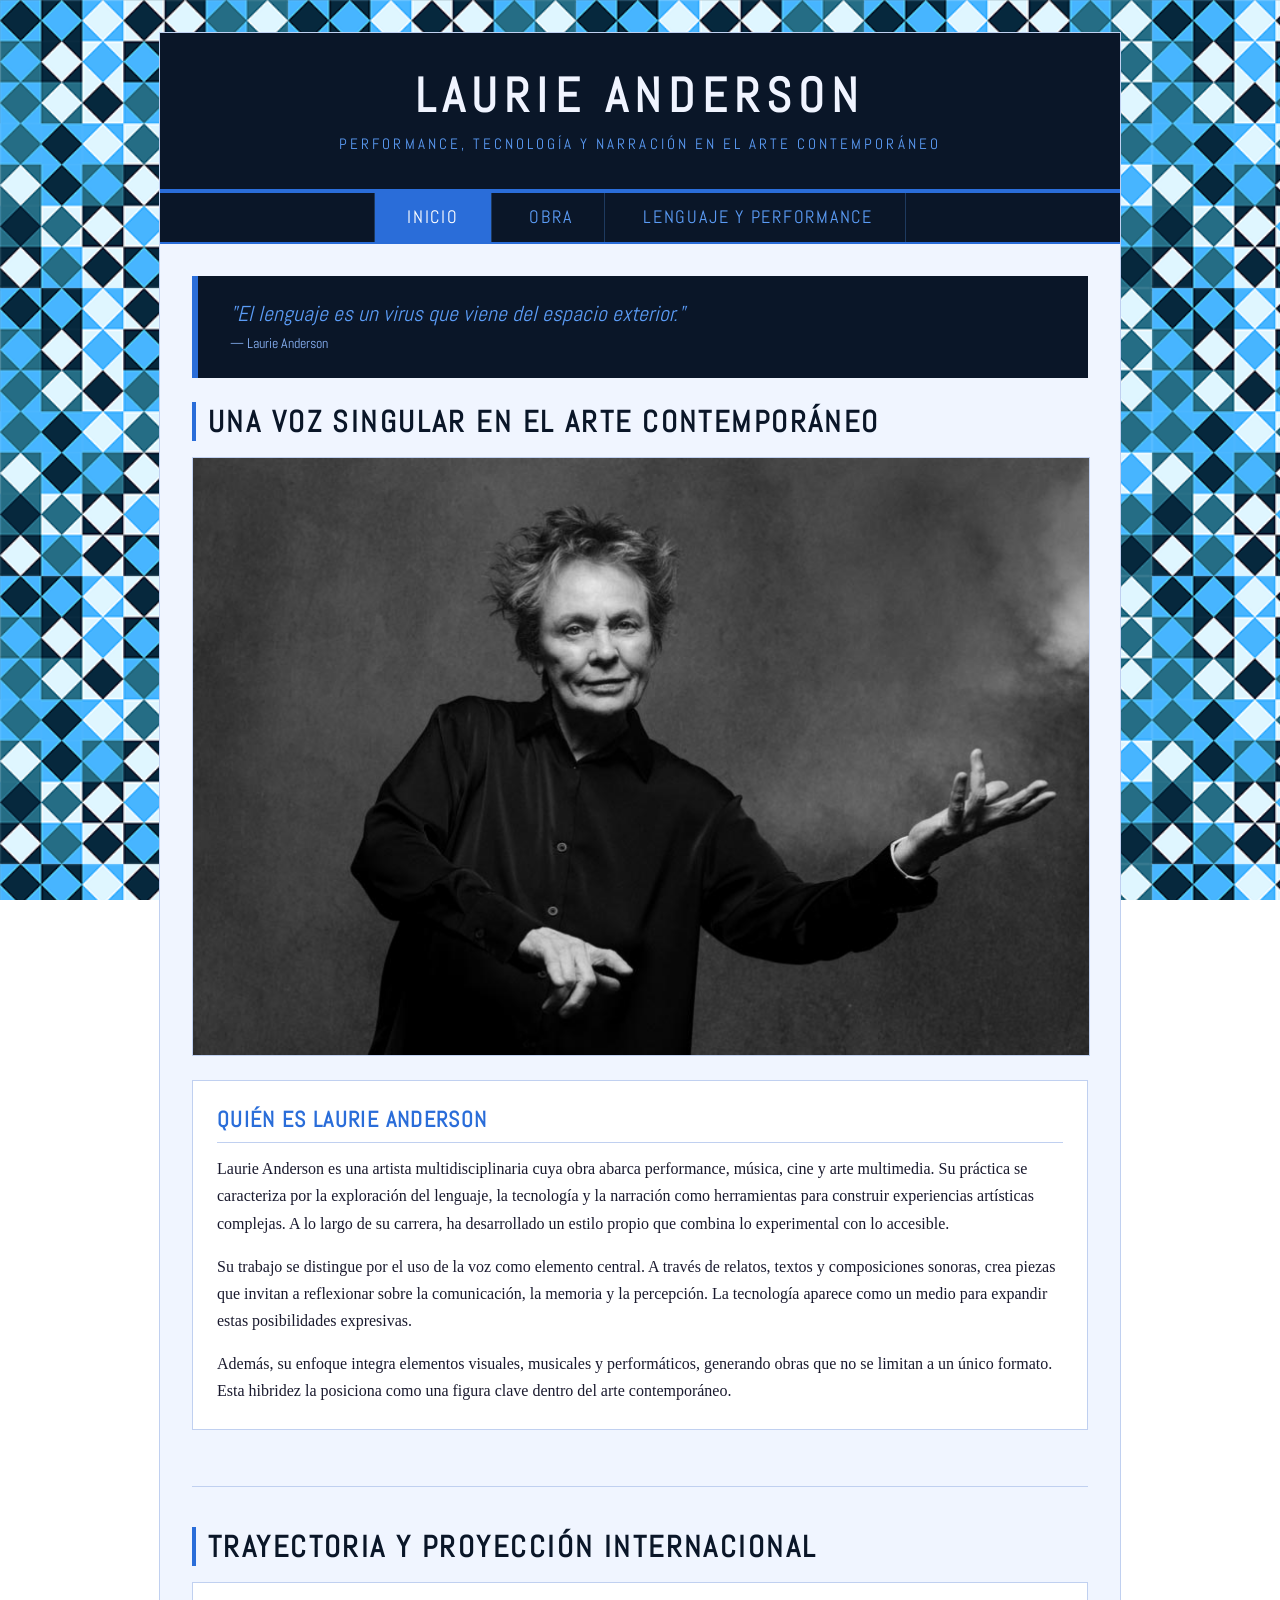
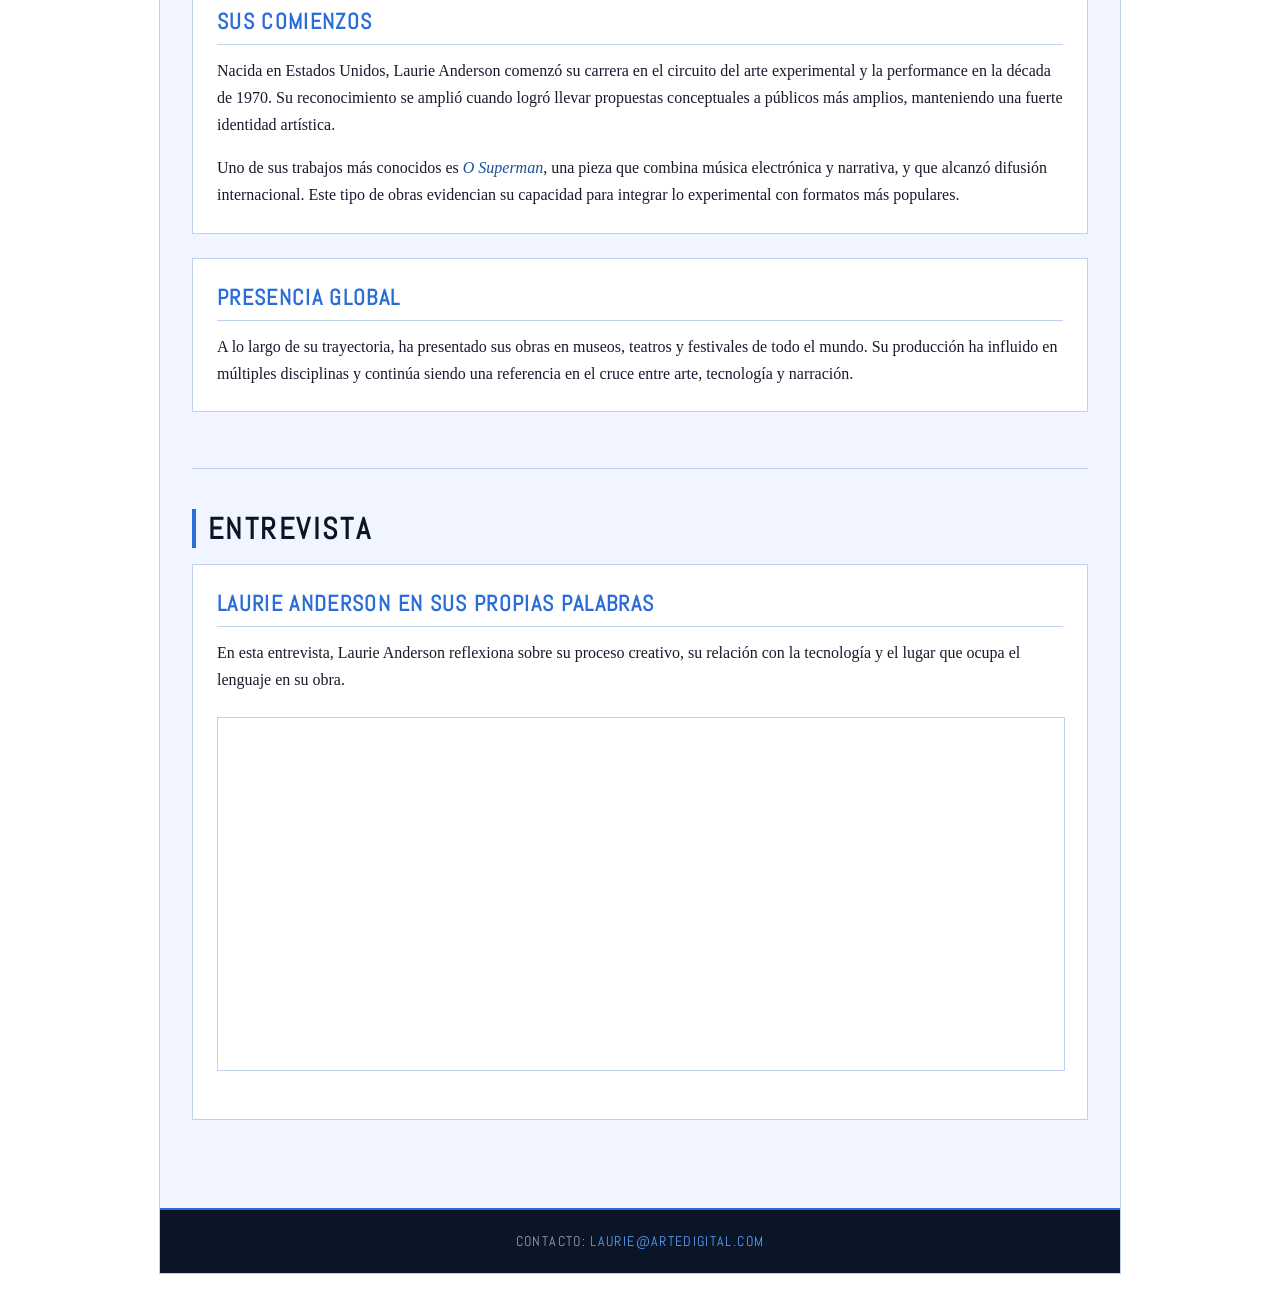
<file: index.html>
<!DOCTYPE html>
<html lang="es">
<head>
    <meta charset="UTF-8">
    <meta name="viewport" content="width=device-width, initial-scale=1.0">
    <title>Laurie Anderson — Inicio</title>
    <link rel="stylesheet" href="css/estilos.css">
    <link rel="preconnect" href="https://fonts.googleapis.com">
    <link rel="preconnect" href="https://fonts.gstatic.com" crossorigin>
    <link href="https://fonts.googleapis.com/css2?family=Abel&display=swap" rel="stylesheet">
</head>
<body>

    <div class="contenedor">

        <!-- Encabezado -->
        <header>
            <h1>Laurie Anderson</h1>
            <p class="subtitulo-header">Performance, tecnología y narración en el arte contemporáneo</p>
        </header>

        <!-- Navegación -->
        <nav>
            <ul>
                <li><a href="index.html" class="activo">Inicio</a></li>
                <li><a href="obra.html">Obra</a></li>
                <li><a href="lenguaje.html">Lenguaje y Performance</a></li>
            </ul>
        </nav>

        <!-- Contenido principal -->
        <main>

            <!-- Cita destacada -->
            <blockquote>
                "El lenguaje es un virus que viene del espacio exterior."
                <br><small>— Laurie Anderson</small>
            </blockquote>

            <!-- Sección: Una voz singular -->
            <section>
                <h2>Una voz singular en el arte contemporáneo</h2>

                <img
                    src="img/anderson-1.jpg"
                    alt="anderson-blanco-negro-posando"
                    class="imagen-destacada"
                >

                <article>
                    <h3>Quién es Laurie Anderson</h3>
                    <p>
                        Laurie Anderson es una artista multidisciplinaria cuya obra abarca performance,
                        música, cine y arte multimedia. Su práctica se caracteriza por la exploración del
                        lenguaje, la tecnología y la narración como herramientas para construir experiencias
                        artísticas complejas. A lo largo de su carrera, ha desarrollado un estilo propio
                        que combina lo experimental con lo accesible.
                    </p>
                    <p>
                        Su trabajo se distingue por el uso de la voz como elemento central. A través de
                        relatos, textos y composiciones sonoras, crea piezas que invitan a reflexionar
                        sobre la comunicación, la memoria y la percepción. La tecnología aparece como un
                        medio para expandir estas posibilidades expresivas.
                    </p>
                    <p>
                        Además, su enfoque integra elementos visuales, musicales y performáticos, generando
                        obras que no se limitan a un único formato. Esta hibridez la posiciona como una
                        figura clave dentro del arte contemporáneo.
                    </p>
                </article>

            </section>

            <!-- Sección: Trayectoria -->
            <section>
                <h2>Trayectoria y proyección internacional</h2>

                <article>
                    <h3>Sus comienzos</h3>
                    <p>
                        Nacida en Estados Unidos, Laurie Anderson comenzó su carrera en el circuito del
                        arte experimental y la performance en la década de 1970. Su reconocimiento se amplió
                        cuando logró llevar propuestas conceptuales a públicos más amplios, manteniendo una
                        fuerte identidad artística.
                    </p>
                    <p>
                        Uno de sus trabajos más conocidos es <em>O Superman</em>, una pieza que combina
                        música electrónica y narrativa, y que alcanzó difusión internacional. Este tipo de
                        obras evidencian su capacidad para integrar lo experimental con formatos más populares.
                    </p>
                </article>

                <article>
                    <h3>Presencia global</h3>
                    <p>
                        A lo largo de su trayectoria, ha presentado sus obras en museos, teatros y festivales
                        de todo el mundo. Su producción ha influido en múltiples disciplinas y continúa siendo
                        una referencia en el cruce entre arte, tecnología y narración.
                    </p>
                </article>

            </section>

            <!-- Sección: Entrevista -->
            <section>
                <h2>Entrevista</h2>

                <article>
                    <h3>Laurie Anderson en sus propias palabras</h3>
                    <p>
                        En esta entrevista, Laurie Anderson reflexiona sobre su proceso creativo, su relación
                        con la tecnología y el lugar que ocupa el lenguaje en su obra.
                    </p>
                    <div class="contenedor-video">
                        <iframe
                            src="https://www.youtube.com/embed/Vzt2p4XkKco?si=sKEUeZ0C-iUkUj_K"
                            title="Entrevista a Laurie Anderson"
                            frameborder="0"
                            allow="accelerometer; autoplay; clipboard-write; encrypted-media; gyroscope; picture-in-picture; web-share"
                            referrerpolicy="strict-origin-when-cross-origin"
                            allowfullscreen>
                        </iframe>
                    </div>
                </article>

            </section>

        </main>

        <!-- Pie de página -->
        <footer>
            <p>Contacto: <a href="mailto:laurie@artedigital.com">laurie@artedigital.com</a></p>
        </footer>

    </div>

</body>
</html>
</file>
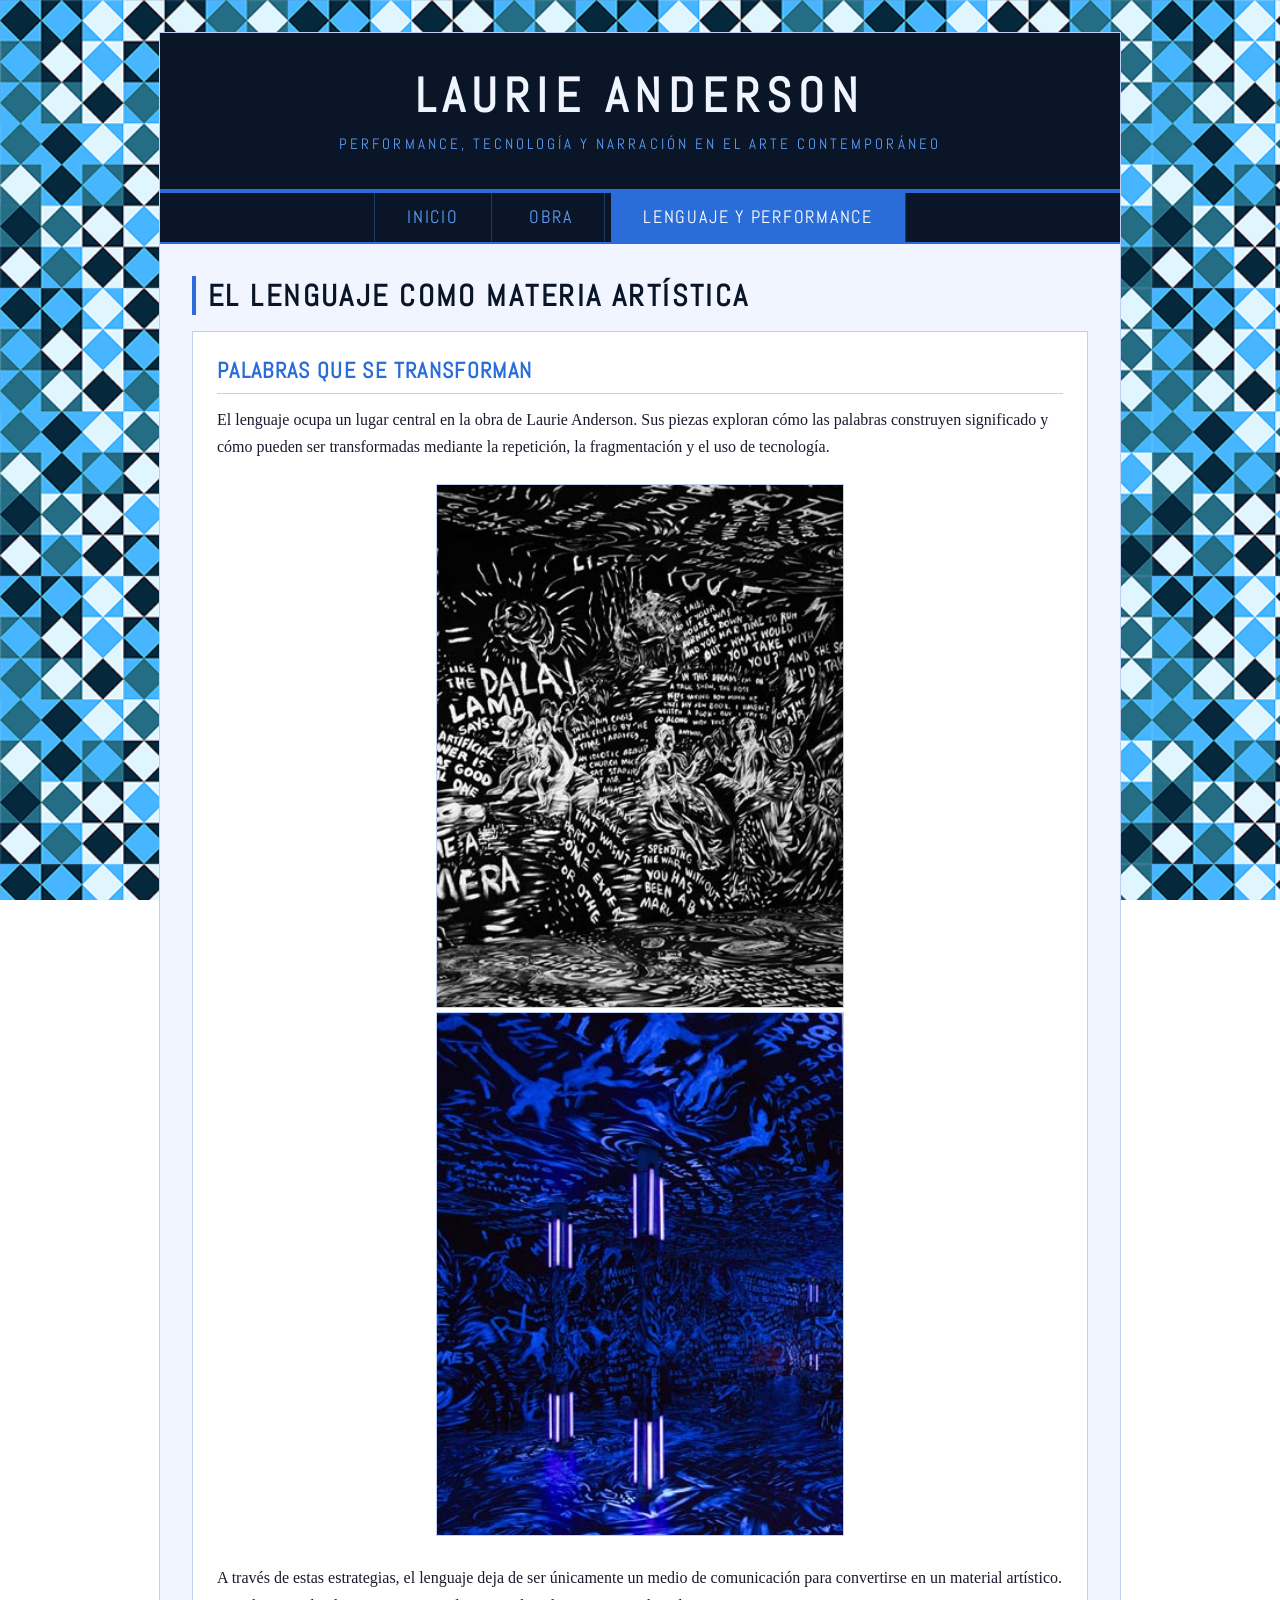
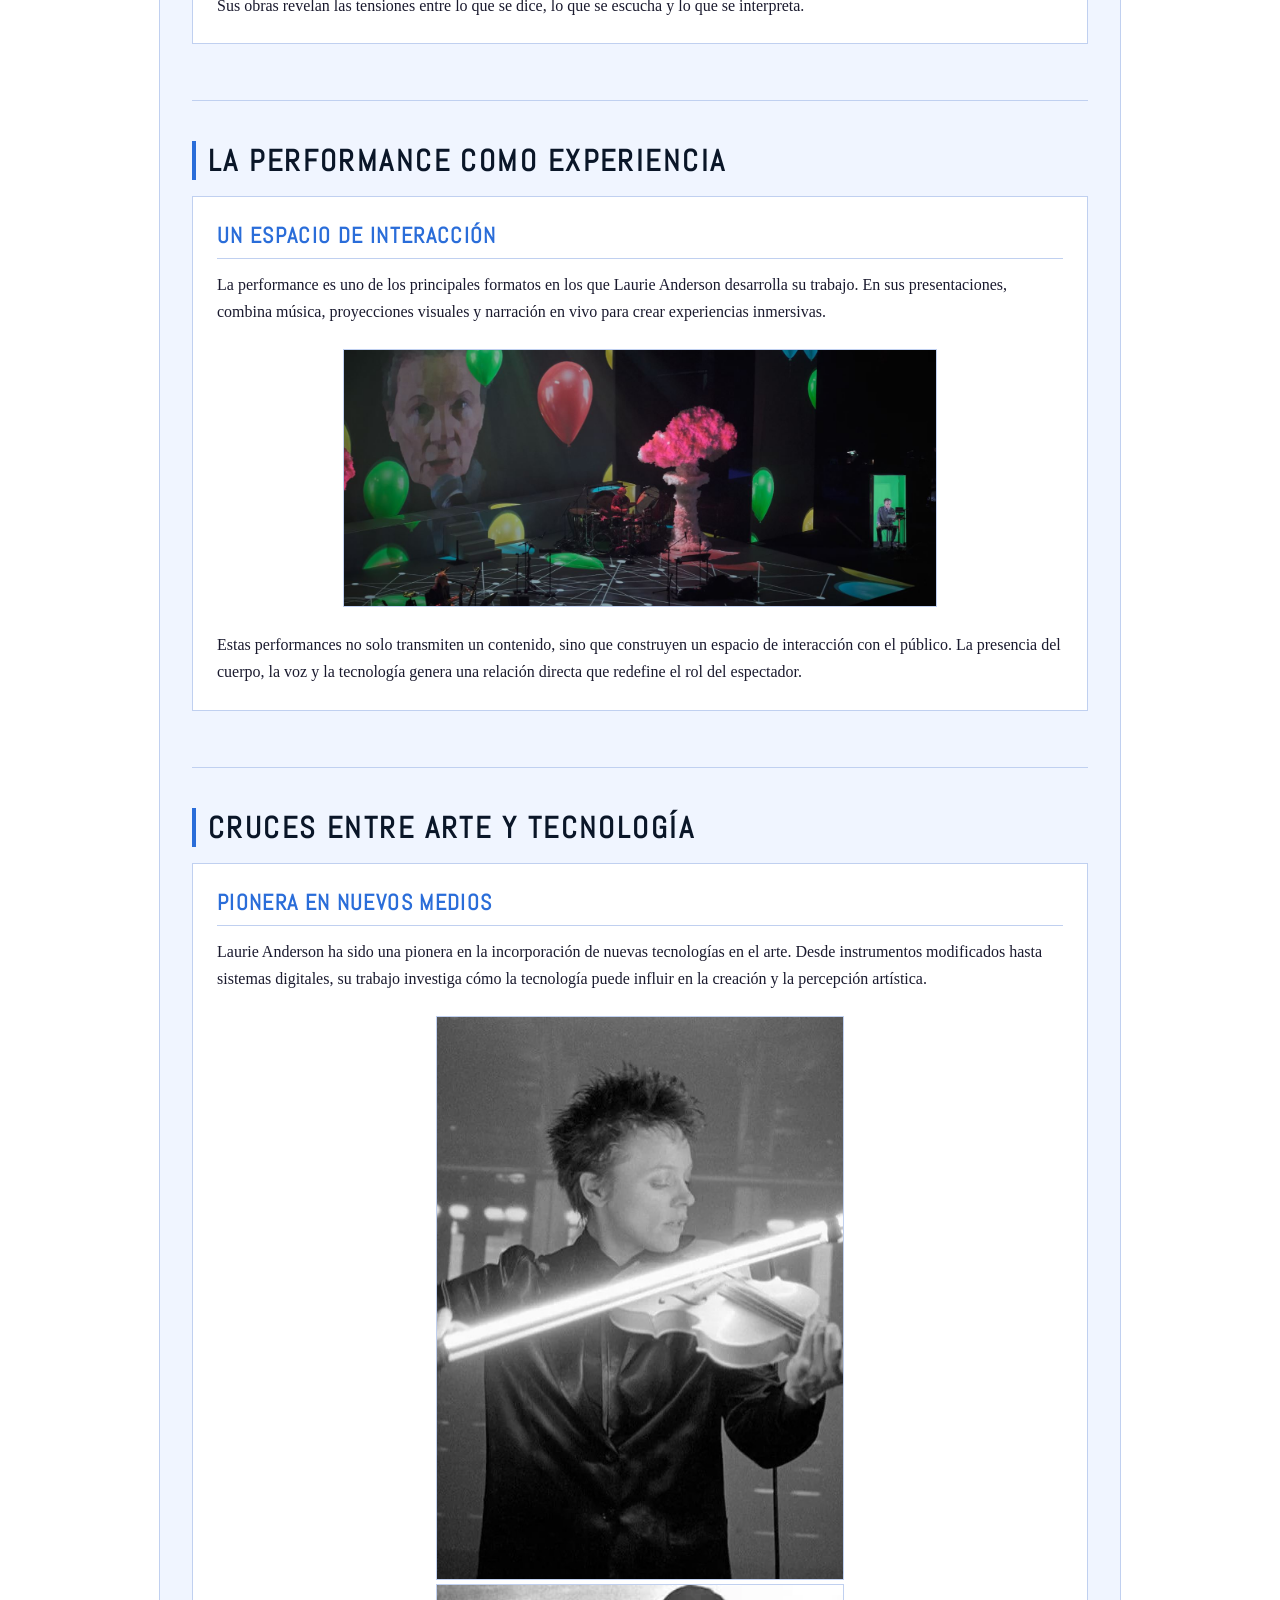
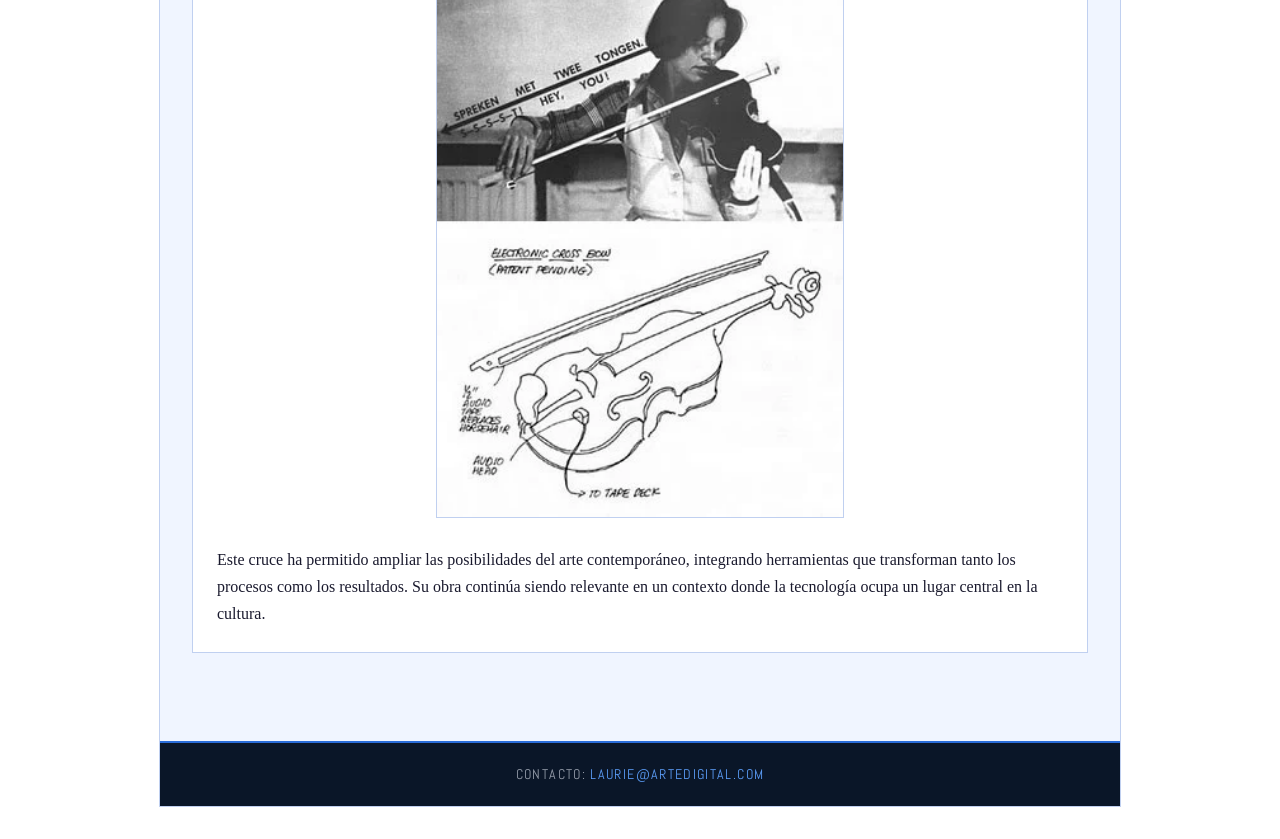
<file: lenguaje.html>
<!DOCTYPE html>
<html lang="es">
<head>
    <meta charset="UTF-8">
    <meta name="viewport" content="width=device-width, initial-scale=1.0">
    <title>Laurie Anderson — Lenguaje y Performance</title>
    <link rel="stylesheet" href="css/estilos.css">
    <link rel="preconnect" href="https://fonts.googleapis.com">
    <link rel="preconnect" href="https://fonts.gstatic.com" crossorigin>
    <link href="https://fonts.googleapis.com/css2?family=Abel&display=swap" rel="stylesheet">
</head>
<body>

    <div class="contenedor">

        <!-- Encabezado -->
        <header>
            <h1>Laurie Anderson</h1>
            <p class="subtitulo-header">Performance, tecnología y narración en el arte contemporáneo</p>
        </header>

        <!-- Navegación -->
        <nav>
            <ul>
                <li><a href="index.html">Inicio</a></li>
                <li><a href="obra.html">Obra</a></li>
                <li><a href="lenguaje.html" class="activo">Lenguaje y Performance</a></li>
            </ul>
        </nav>

        <!-- Contenido principal -->
        <main>

            <!-- Sección: El lenguaje como materia -->
            <section>
                <h2>El lenguaje como materia artística</h2>

                <article>
                    <h3>Palabras que se transforman</h3>
                    <p>
                        El lenguaje ocupa un lugar central en la obra de Laurie Anderson. Sus piezas
                        exploran cómo las palabras construyen significado y cómo pueden ser transformadas
                        mediante la repetición, la fragmentación y el uso de tecnología.
                    </p>
                <div class="galeria">
                    <img
                        src="img/anderson-3.jpg"
                        alt="laurie-anderson-texto-ilustraciones"
                    >
                    <img
                        src="img/anderson-4.jpg"
                        alt="instalacion-inmersiva-laurie-anderson-texto"
                    >
                </div>
                    <p>
                        A través de estas estrategias, el lenguaje deja de ser únicamente un medio de
                        comunicación para convertirse en un material artístico. Sus obras revelan las
                        tensiones entre lo que se dice, lo que se escucha y lo que se interpreta.
                    </p>
                </article>

            </section>

            <!-- Sección: La performance -->
            <section>
                <h2>La performance como experiencia</h2>

                <article>
                    <h3>Un espacio de interacción</h3>
                    <p>
                        La performance es uno de los principales formatos en los que Laurie Anderson
                        desarrolla su trabajo. En sus presentaciones, combina música, proyecciones visuales
                        y narración en vivo para crear experiencias inmersivas.
                    </p>
                    <div class="galeria una-imagen">
                    <img
                        src="img/anderson-8.jpg"
                        alt="laurie-anderson-violin"
                    >
                </div>
                    <p>
                        Estas performances no solo transmiten un contenido, sino que construyen un espacio de
                        interacción con el público. La presencia del cuerpo, la voz y la tecnología genera una
                        relación directa que redefine el rol del espectador.
                    </p>
                </article>

            </section>

            <!-- Sección: Cruces arte y tecnología -->
            <section>
                <h2>Cruces entre arte y tecnología</h2>

                <article>
                    <h3>Pionera en nuevos medios</h3>
                    <p>
                        Laurie Anderson ha sido una pionera en la incorporación de nuevas tecnologías en el
                        arte. Desde instrumentos modificados hasta sistemas digitales, su trabajo investiga
                        cómo la tecnología puede influir en la creación y la percepción artística.
                    </p>
                <div class="galeria">
                    <img
                        src="img/anderson-5.jpg"
                        alt="laurie-anderson-violin"
                    >
                    <img src="img/anderson-6.jpg" alt="tape-bow-violin-laurie-anderson">
                </div>
                    <p>
                        Este cruce ha permitido ampliar las posibilidades del arte contemporáneo, integrando
                        herramientas que transforman tanto los procesos como los resultados. Su obra continúa
                        siendo relevante en un contexto donde la tecnología ocupa un lugar central en la
                        cultura.
                    </p>
                </article>

            </section>

        </main>

        <!-- Pie de página -->
        <footer>
            <p>Contacto: <a href="mailto:laurie@artedigital.com">laurie@artedigital.com</a></p>
        </footer>

    </div>

</body>
</html>
</file>
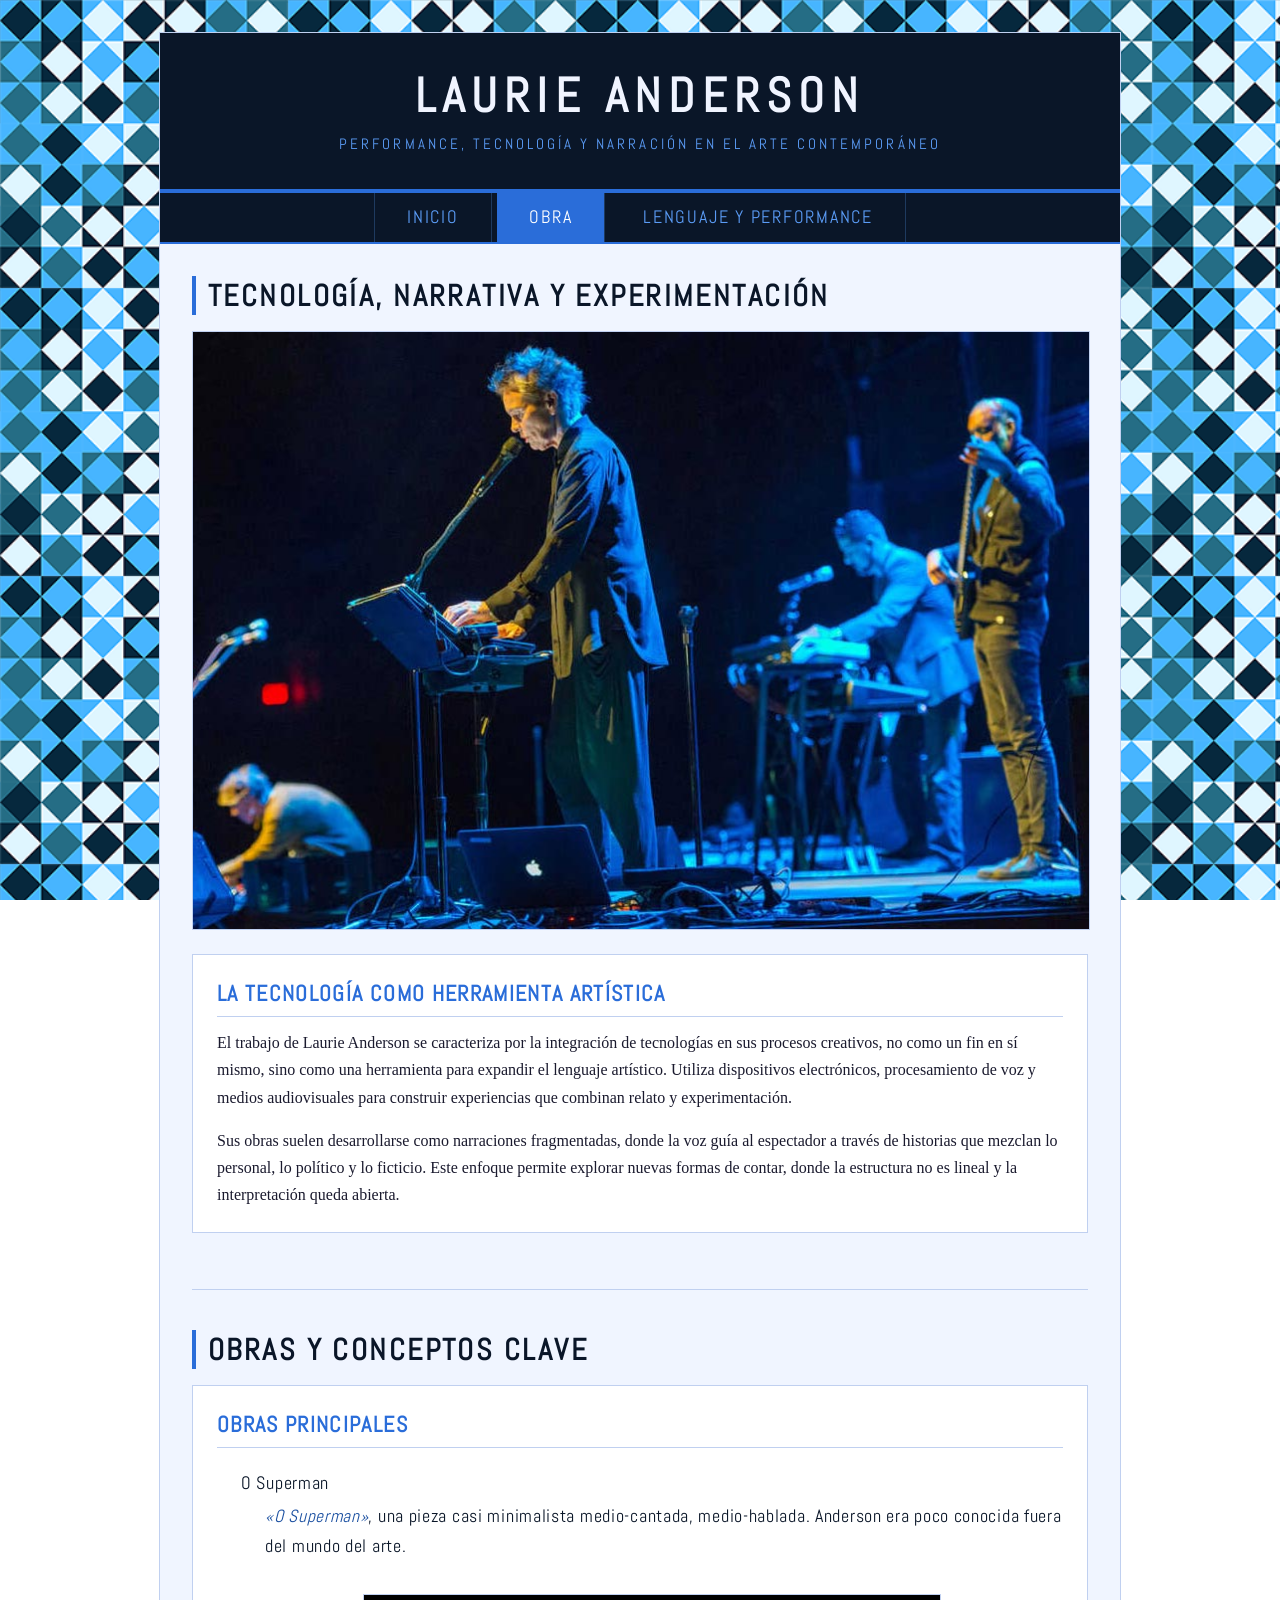
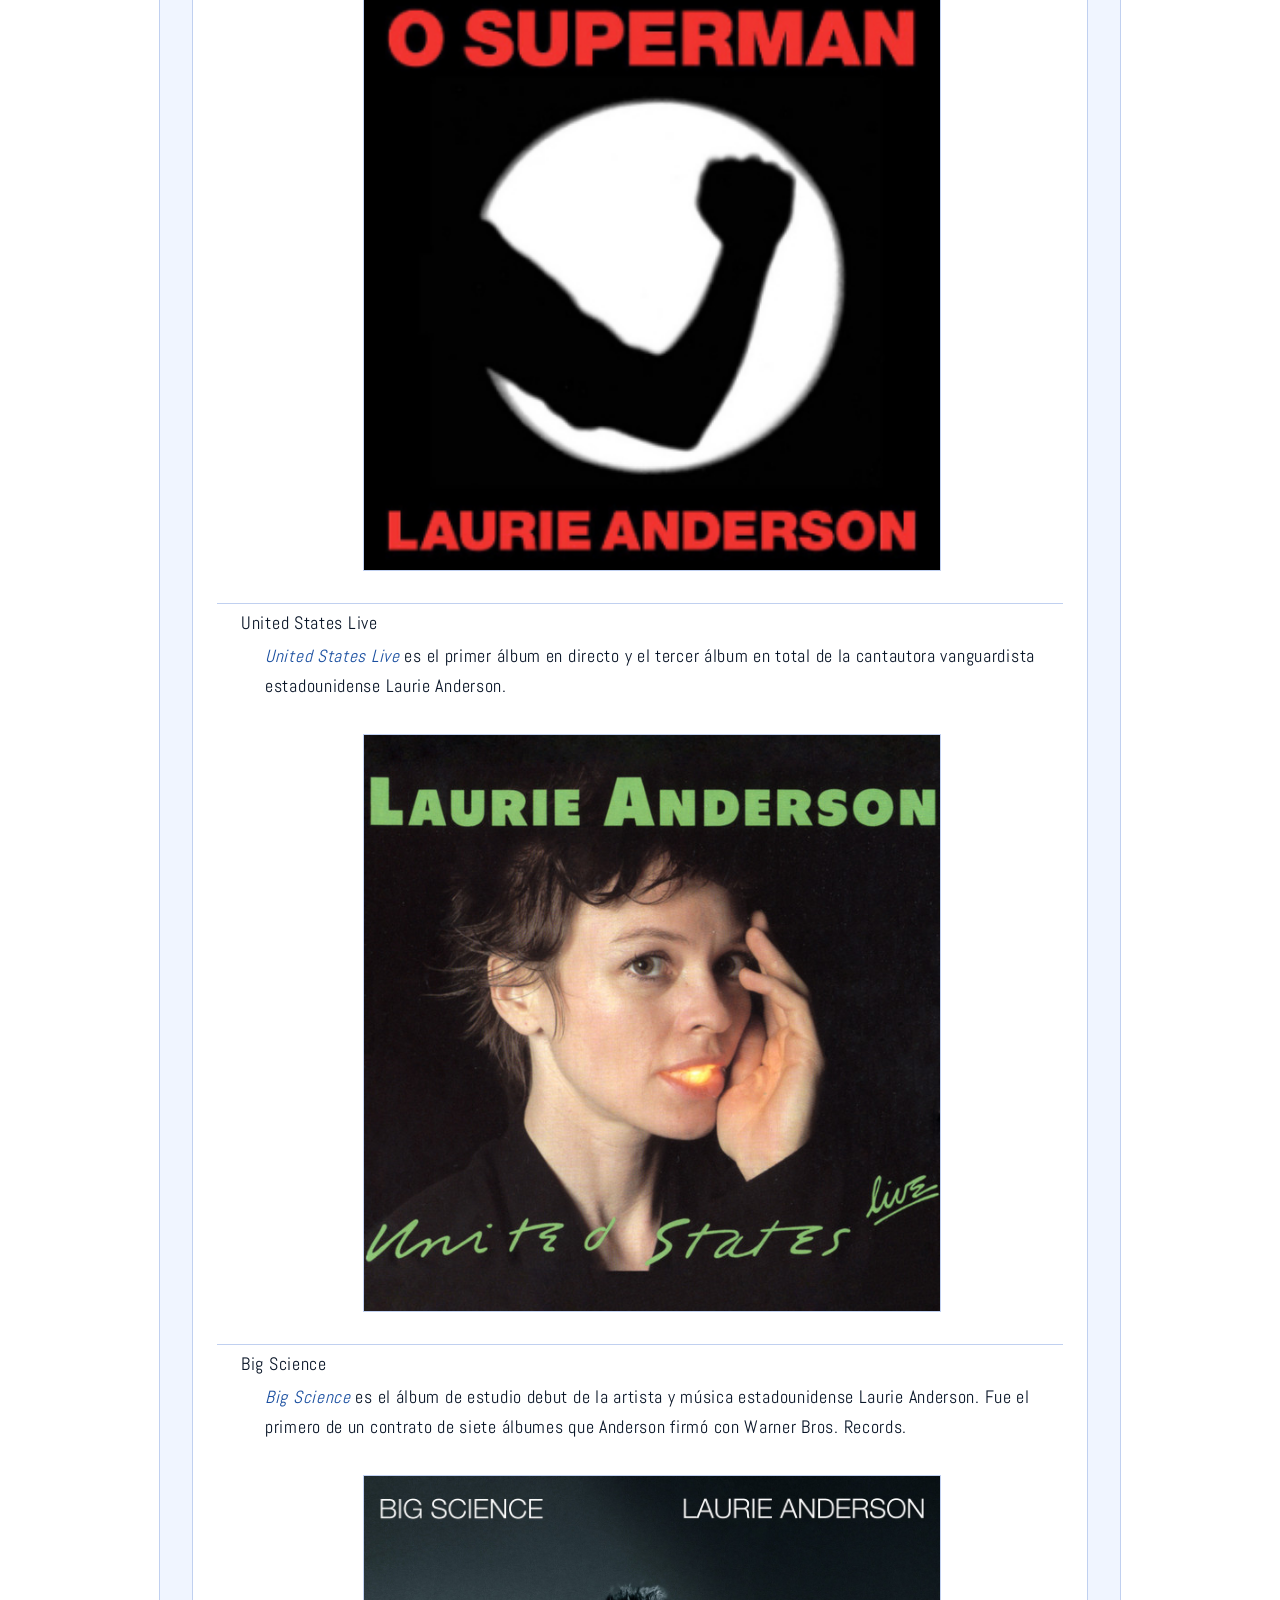
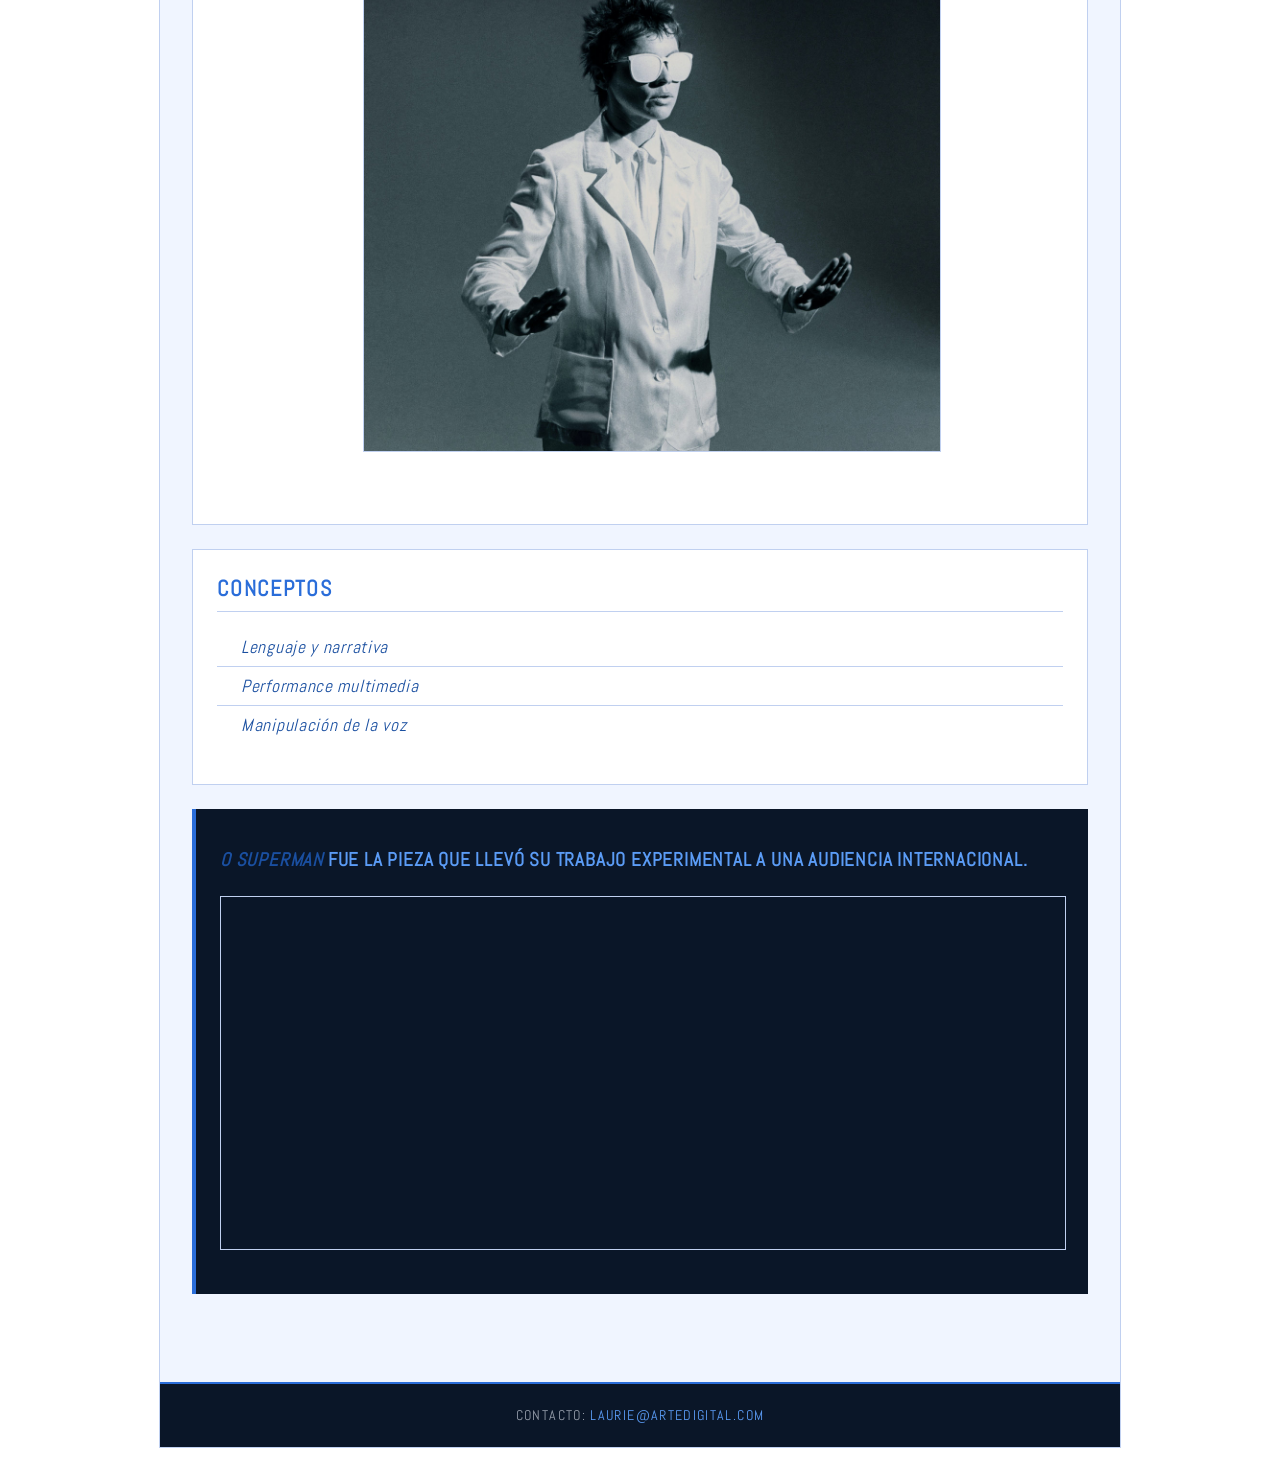
<file: obra.html>
<!DOCTYPE html>
<html lang="es">
<head>
    <meta charset="UTF-8">
    <meta name="viewport" content="width=device-width, initial-scale=1.0">
    <title>Laurie Anderson — Obra</title>
    <link rel="stylesheet" href="css/estilos.css">
    <link rel="preconnect" href="https://fonts.googleapis.com">
    <link rel="preconnect" href="https://fonts.gstatic.com" crossorigin>
    <link href="https://fonts.googleapis.com/css2?family=Abel&display=swap" rel="stylesheet">
</head>
<body>

    <div class="contenedor">

        <!-- Encabezado -->
        <header>
            <h1>Laurie Anderson</h1>
            <p class="subtitulo-header">Performance, tecnología y narración en el arte contemporáneo</p>
        </header>

        <!-- Navegación -->
        <nav>
            <ul>
                <li><a href="index.html">Inicio</a></li>
                <li><a href="obra.html" class="activo">Obra</a></li>
                <li><a href="lenguaje.html">Lenguaje y Performance</a></li>
            </ul>
        </nav>

        <!-- Contenido principal -->
        <main>

            <!-- Sección: Tecnología y narrativa -->
            <section>
                <h2>Tecnología, narrativa y experimentación</h2>

                <img
                    src="img/anderson-2.jpg"
                    alt="laurie-anderson-equipos-electronicos"
                    class="imagen-destacada"
                >

                <article>
                    <h3>La tecnología como herramienta artística</h3>
                    <p>
                        El trabajo de Laurie Anderson se caracteriza por la integración de tecnologías en
                        sus procesos creativos, no como un fin en sí mismo, sino como una herramienta para
                        expandir el lenguaje artístico. Utiliza dispositivos electrónicos, procesamiento de
                        voz y medios audiovisuales para construir experiencias que combinan relato y
                        experimentación.
                    </p>
                    <p>
                        Sus obras suelen desarrollarse como narraciones fragmentadas, donde la voz guía al
                        espectador a través de historias que mezclan lo personal, lo político y lo ficticio.
                        Este enfoque permite explorar nuevas formas de contar, donde la estructura no es
                        lineal y la interpretación queda abierta.
                    </p>
                </article>

            </section>

            <!-- Sección: Obras y conceptos clave -->
            <section>
                <h2>Obras y conceptos clave</h2>

                <article>
                    <h3>Obras principales</h3>
                    <ul class="lista-obras">
                        <li>O Superman
                        <p><em>«O Superman»</em>, una pieza casi minimalista medio-cantada, medio-hablada. Anderson era poco conocida fuera del mundo del arte.</p>
                        <div class="galeria una-imagen"><img src="img/anderson-10.jpg" alt="foto-single-Superman"></div></li>
                        <li>United States Live
                        <p><em>United States Live</em> es el primer álbum en directo y el tercer álbum en total de la cantautora vanguardista estadounidense Laurie Anderson.</p>
                        <div class="galeria una-imagen">
                        <img src="img/anderson-7.jpg" alt="foto-album-united-states-live"></div></li>
                        <li>Big Science
                        <p><em>Big Science</em> es el álbum de estudio debut de la artista y música estadounidense Laurie Anderson. Fue el primero de un contrato de siete álbumes que Anderson firmó con Warner Bros. Records.</p>
                        <div class="galeria una-imagen"><img src="img/anderson-9.jpg" alt="foto-album-big-science"></div></li>
                    </ul>
                </article>

                <article>
                    <h3>Conceptos</h3>
                    <ul class="lista-obras">
                        <li><em>Lenguaje y narrativa</em></li>
                        <li><em>Performance multimedia</em></li>
                        <li><em>Manipulación de la voz</em></li>
                    </ul>
                    </article>
                

                <aside>
                    <h3><em>O Superman</em> fue la pieza que llevó su trabajo experimental a una audiencia internacional.</h3>
                    <div class="contenedor-video">
                      <iframe width="560" height="315" src="https://www.youtube.com/embed/Vkfpi2H8tOE?si=TlM7GsK3RjrZSIpt" title="YouTube video player" frameborder="0" allow="accelerometer; autoplay; clipboard-write; encrypted-media; gyroscope; picture-in-picture; web-share" referrerpolicy="strict-origin-when-cross-origin" allowfullscreen></iframe>
                    </div>
                </aside>



            </section>

        </main>

        <!-- Pie de página -->
        <footer>
            <p>Contacto: <a href="mailto:laurie@artedigital.com">laurie@artedigital.com</a></p>
        </footer>

    </div>

</body>
</html>
</file>
<file: css/estilos.css>
/* ============================================================
   Estilos generales
   ============================================================ */
body {
    font-family: Georgia, "Times New Roman", serif;
    font-size: 1rem;
    color: #1a1a2e;
    margin: 0;
    padding: 0;
    background-image: url("../img/fondo.png");
    background-repeat: repeat;
    background-attachment: fixed;
    background-size: 18rem;
}

/* ============================================================
   Contenedor principal
   ============================================================ */
.contenedor {
    max-width: 960px;
    margin: 2rem auto;
    background-color: #f0f5ff;
    border: 1px solid #c0d0f0;
}

/* ============================================================
   Encabezado
   ============================================================ */
header {
    background-color: #0a1628;
    padding: 2rem;
    text-align: center;
    color: #f0f4ff;
    border-bottom: 4px solid #2a6dd9;
}

header h1 {
    font-family: "Abel", sans-serif;
    font-size: 3rem;
    color: #f0f4ff;
    letter-spacing: 0.15em;
    text-transform: uppercase;
    margin: 0 0 0.3rem 0;
}

header p {
    font-family: "Abel", sans-serif;
    font-size: 0.95rem;
    color: #5b9cf6;
    letter-spacing: 0.2em;
    text-transform: uppercase;
    margin: 0;
}

/* ============================================================
   Navegación
   ============================================================ */
nav {
    background-color: #0a1628;
    border-bottom: 2px solid #2a6dd9;
}

nav ul {
    list-style-type: none;
    text-align: center;  
    margin: 0;
    padding: 0;
    font-family: "Abel", sans-serif;
    font-size: 1.1rem;
    letter-spacing: 0.1em;
    text-transform: uppercase;
}

nav ul li {
    display: inline-block; 
}

nav ul li a:link {
    display: block;
    text-decoration: none;
    color: #5b9cf6;
    padding: 0.85rem 2rem;
    border-right: 1px solid #1e3a5f;
}

nav ul li:first-child a:link {
    border-left: 1px solid #1e3a5f;
}

nav ul li a:visited {
    color: #5b9cf6;
    text-decoration: none;
}

nav ul li a:hover {
    background-color: #2a6dd9;
    color: #ffffff;
}

nav ul li a:active {
    background-color: #1a4fa0;
    color: #ffffff;
}

nav ul li a.activo {
    background-color: #2a6dd9;
    color: #ffffff;
}

/* ============================================================
   Contenido principal
   ============================================================ */
main {
    padding: 2rem;
}

/* ============================================================
   Secciones
   ============================================================ */
section {
    margin-bottom: 2.5rem;
    padding-bottom: 2rem;
    border-bottom: 1px solid #c0d0f0;
}

section:last-child {
    border-bottom: none;
    margin-bottom: 0;
}

section h2 {
    font-family: "Abel", sans-serif;
    font-size: 1.9rem;
    color: #0a1628;
    letter-spacing: 0.08em;
    text-transform: uppercase;
    margin-top: 0;
    margin-bottom: 1rem;
    padding-left: 0.75rem;
    border-left: 4px solid #2a6dd9;
}

/* ============================================================
   Artículos
   ============================================================ */
article {
    background-color: #ffffff;
    border: 1px solid #c0d0f0;
    padding: 1.5rem;
    margin-bottom: 1.5rem;
}

article h3 {
    font-family: "Abel", sans-serif;
    font-size: 1.4rem;
    color: #2a6dd9;
    text-transform: uppercase;
    letter-spacing: 0.06em;
    margin-top: 0;
    margin-bottom: 0.75rem;
    padding-bottom: 0.5rem;
    border-bottom: 1px solid #c0d0f0;
}

/* ============================================================
   Párrafos y texto
   ============================================================ */
p {
    font-size: 1rem;
    color: #1a1a2e;
    margin-top: 0;
    margin-bottom: 1rem;
    line-height: 1.7;
}

article p:last-child {
    margin-bottom: 0;
}

em {
    color: #1a4fa0;
}

/* ============================================================
   Cita destacada
   ============================================================ */
blockquote {
    font-family: "Abel", sans-serif;
    font-size: 1.35rem;
    font-style: italic;
    color: #5b9cf6;
    background-color: #0a1628;
    padding: 1.5rem 2rem;
    margin: 0 0 1.5rem 0;
    border-left: 6px solid #2a6dd9;
}

blockquote small {
    font-size: 0.85rem;
    color: #8ab4f8;
    font-style: normal;
}

/* ============================================================
   Listas
   ============================================================ */
ul.lista-obras {
    list-style-type: none;
    padding: 0;
    margin: 1rem 0;
}

/* Solo los li de lista-obras */
ul.lista-obras li {
    font-family: "Abel", sans-serif;
    font-size: 1.1rem;
    letter-spacing: 0.04em;
    color: #0a1628;
    padding: 0.5rem 0 0.5rem 1.5rem;
    border-bottom: 1px solid #c0d0f0;
}

/* Solo los p que están dentro de lista-obras */
ul.lista-obras p {
    font-family: "Abel", sans-serif;
    font-size: 1.1rem;
    letter-spacing: 0.04em;
    color: #0a1628;
    padding: 0.5rem 0 0.5rem 1.5rem;
}

ul.lista-obras li:last-child {
    border-bottom: none;
}


/* ============================================================
   Imágenes
   ============================================================ */
.imagen-destacada {
    width: 100%;
    display: block;
    margin-bottom: 1.5rem;
    margin-left: auto;
    margin-right: auto;
    border: 1px solid #c0d0f0;
}

.galeria {
    text-align: center;
    margin: 1.5rem 0;
}

.galeria img {
    width: 48%;
    border: 1px solid #c0d0f0;
    display: inline-block;
    margin-left: 1%;
    margin-right: 1%;
}

.galeria.una-imagen img {
    width: 70%;
    margin-left: auto;
    margin-right: auto;
    display: block;
}

/* ============================================================
   Aside
   ============================================================ */
aside {
    background-color: #0a1628;
    color: #5b9cf6;
    font-family: "Abel", sans-serif;
    font-size: 1rem;
    letter-spacing: 0.05em;
    text-transform: uppercase;
    padding: 1.25rem 1.5rem;
    margin: 1.5rem 0;
    border-left: 4px solid #2a6dd9;
}

/* ============================================================
   Video de YouTube
   ============================================================ */
.contenedor-video {
    width: 100%;
    margin: 1.5rem 0;
    border: 1px solid #c0d0f0;
}

.contenedor-video iframe {
    width: 100%;
    height: 22rem;
    display: block;
    border: none;
}

/* ============================================================
   Pie de página
   ============================================================ */
footer {
    background-color: #0a1628;
    color: rgba(240, 245, 255, 0.6);
    font-family: "Abel", sans-serif;
    font-size: 0.85rem;
    letter-spacing: 0.1em;
    text-transform: uppercase;
    text-align: center;
    padding: 1.25rem 2rem;
    border-top: 2px solid #2a6dd9;
}

footer p {
    color: rgba(240, 245, 255, 0.6);
    font-size: 0.85rem;
    margin-top: 0;
    margin-bottom: 0.3rem;
}

footer p:last-child {
    margin-bottom: 0;
}

footer a:link {
    color: #5b9cf6;
    text-decoration: none;
}

footer a:visited {
    color: #5b9cf6;
    text-decoration: none;
}

footer a:hover {
    color: #ffffff;
    text-decoration: underline;
}

footer a:active {
    color: #8ab4f8;
}
</file>
